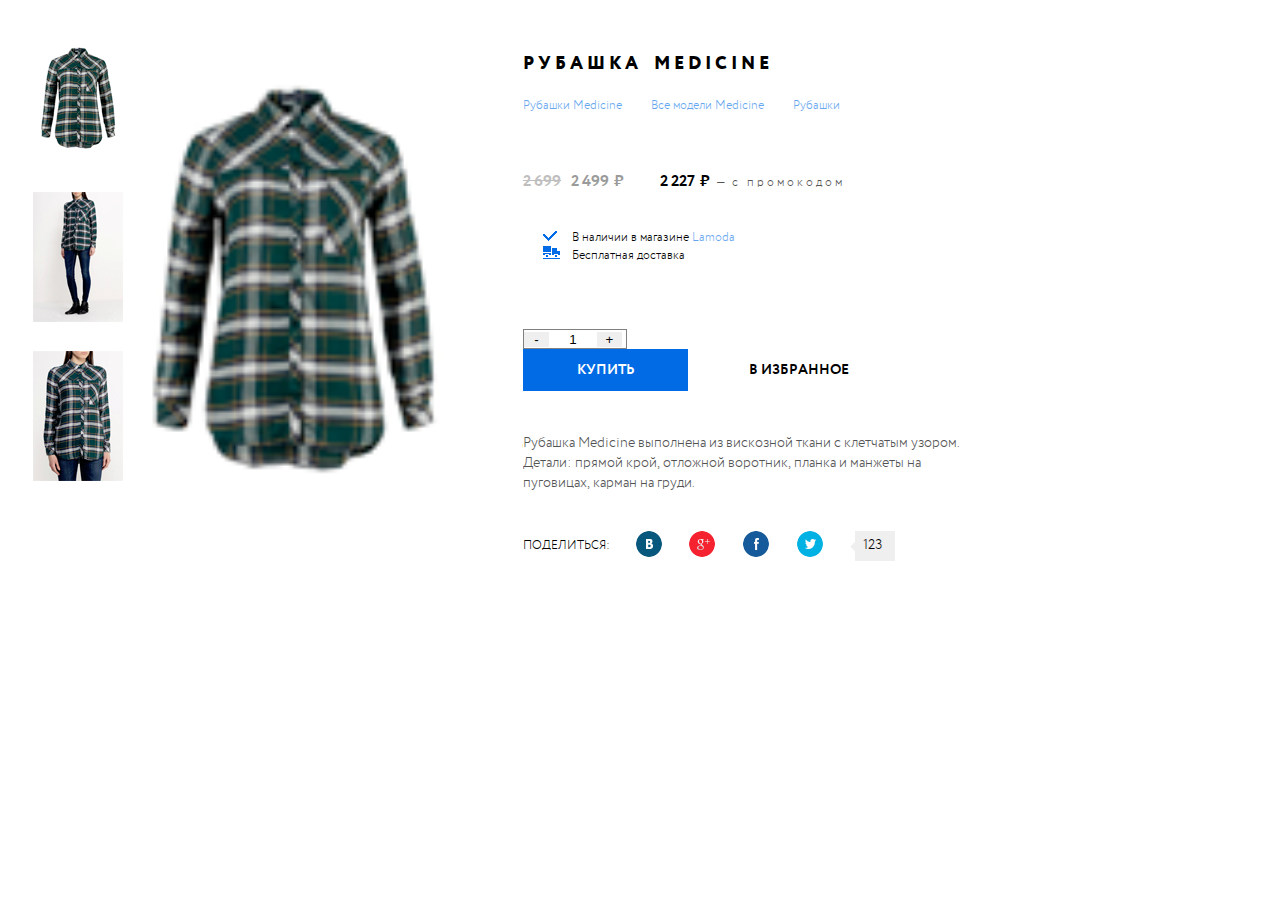
<file: Layout-2/index.html>
<!DOCTYPE html>
<html>
 <head>
  <title>
   Рубашка MEDICINE
  </title>
  <meta charset="utf-8">
  <link rel="stylesheet" type="text/css" href="index.css" />
  <script src="jquery.min.js" language="JavaScript">
  </script>
  <script src="notify.js" language="JavaScript">
  </script>
  <script src="index.js" language="JavaScript">
  </script>
 </head>
 <body>
  <main>
   <div class="main-container">
    <div class="photos">
     <div class="photo-container">
      <div class="photo-container__item">
       <img class="photo-container__image" src="img/rybashka-1.png" />
      </div>
      <div class="photo-container__item">
       <img class="photo-container__image" src="img/rybashka-2.png" />
      </div>
      <div class="photo-container__item">
       <img class="photo-container__image" src="img/rybashka-3.png" />
      </div>
     </div>
     <div class="photo-zoom">
      <img id="zoom-image" src="img/rybashka-1.png" />
     </div>
    </div>
    <div class="space">
    </div>
    <div class="infos">
     <div class="info-container">
      <p class="info-container__caption">Р у б а ш к а &nbsp;&nbsp; M e d i c i n e</p>
     </div>
     <div class="info-links">
      <a href="#" class="info-links__link">Рубашки Medicine</a>
      <a href="#" class="info-links__link">Все модели Medicine</a>
      <a href="#" class="info-links__link">Рубашки</a>
     </div>
     <div class="info-price">
      <div class="info-price__real"><del>2 699</del></div>
      <div class="info-price__discount">2 499</div>
      <div class="info-price__promocode">2 227</div>
      <div class="info-price__promocode-title">&nbsp; &#8212; &nbsp;с&nbsp;&nbsp; п р о м о к о д о м</div>
     </div>
     <div class="info-stock">
      <div class="info-stock__in-stock">В наличии в магазине <a href="#" class="info-stock__link">Lamoda</a></div>
      <div class="info-stock__deliver">Бесплатная доставка</div>
     </div>
     <form class="info-form" name="ctrl-btns">
      <div class="counter">
       <button type="button" name="dec" class="counter__button">-</button>
       <input type="text" name="counter" value="1" class="counter__input" readonly />
       <button type="button" name="inc" class="counter__button">+</button>
      </div>
      <button name="in_shop" type="button" class="info-form__button info-form__button_blue">Купить</button>
      <button name="in_fave" type="button" class="info-form__button">В избранное</button>
     </form>
     <div class="info-description">
     Рубашка Medicine выполнена из вискозной ткани с клетчатым узором.<br />
     Детали: прямой крой, отложной воротник, планка и манжеты на<br /> пуговицах, карман на груди.
     </div>
     <div class="info-repost">
      <div class="info-repost__title">
       Поделиться:
      </div>
      <div class="info-repost__picture">
       <a href="#" target="_blank"><img src="img/vk.png" /></a>
      </div>
      <div class="info-repost__picture">
       <a href="#" target="_blank"><img src="img/gplus.png" /></a>
      </div>
      <div class="info-repost__picture">
       <a href="#" target="_blank"><img src="img/fb.png" /></a>
      </div>
      <div class="info-repost__picture">
       <a href="#" target="_blank"><img src="img/tw.png" /></a>
      </div>
      <div class="info-repost__count">
       <center>123</center>
      </div>
     </div>
    </div>
   </div>
  </main>
 </body>
</html>
</file>
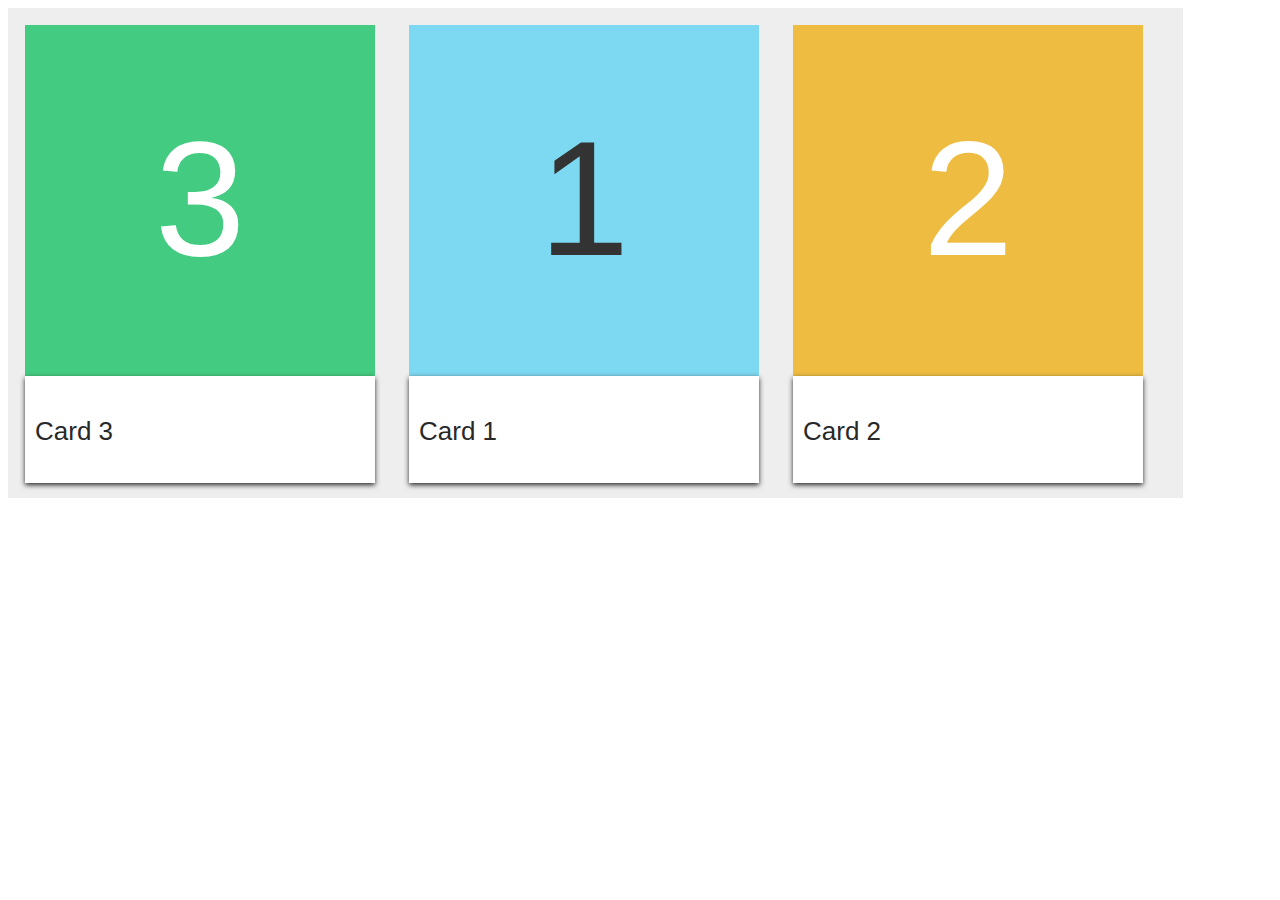
<file: Layout-1/cards.html>
<html>
 <head>
  <title>Карточки</title>
  <style>
   .container
   {
       background-color: #eeeeee;
       width: 1175px;
       height: 490px;
       display: flex;
   }

   .card
   {
       margin: 17px;
       width: 350;
       height: 457;
       font-size: 163px;
       text-align: center;
       font-family: sans-serif;
   }

   .title
   {
       margin-top: 80px;
   }

   .card-caption
   {
       font-size: 26px;
       color: #292929;
       background-color: #ffffff;
       margin: 0px;
       margin-top: -80px;
       height: 107px;
       text-align: left;
       box-shadow: 0 2px 5px;
       position: relative;
       display: flex;
   }

   .card-caption img
   {
       position: absolute;
       left: 270px;
       top: -30px;
       display: none;
   }

   .card:hover .card-caption img
   {
       display: block;
   }

   .card-caption p
   {
       margin: 10px;
       margin-top: 40px;
   }

   #card1
   {
       color: #333333;
       background-color: #7dd8f1;
   }

   #card2
   {
       color: #ffffff;
       background-color: #eebc40;
   }

   #card3
   {
       color: #ffffff;
       background-color: #43cc81;
   }
  </style>
 </head>
 <body>
  <div class="container">
   <div id="card3" class="card"><p class="title">3</p><div class="card-caption">
     <img src="strelka.png" />
     <p>Card 3</p>
    </div>
   </div>
   <div id="card1" class="card"><p class="title">1</p><div class="card-caption">
     <img src="strelka.png" />
     <p>Card 1</p>
    </div>
   </div>
   <div id="card2" class="card"><p class="title">2</p><div class="card-caption">
     <img src="strelka.png" />
     <p>Card 2</p>
    </div>
   </div>
  </div>
 </body>
</html>
</file>
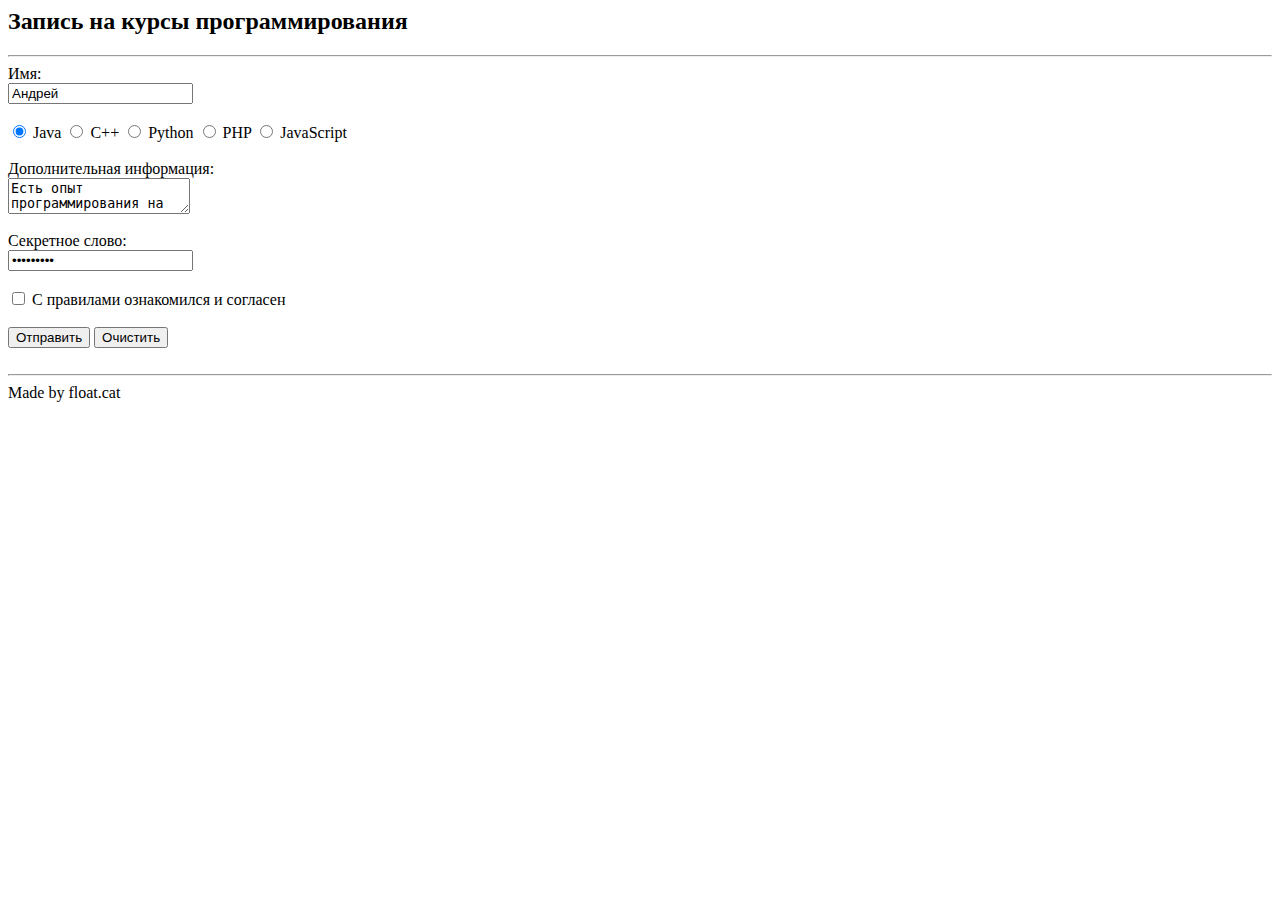
<file: Layout-1/form.html>
<html>
 <head>
  <title>Запись на курсы программирования</title>
 </head>
 <body>
  <form name="register">
   <h2>Запись на курсы программирования</h2>
   <hr />
   Имя:<br />
   <input required name="name" placeholder="Андрей" value="Андрей"></input>
   <br /><br />
   <input required type="radio" name="language" value="Java" checked></input>
   Java
   <input required type="radio" name="language" value="C++"></input>
   C++
   <input required type="radio" name="language" value="Python"></input>
   Python
   <input required type="radio" name="language" value="PHP"></input>
   PHP
   <input required type="radio" name="language" value="JavaScript"></input>
   JavaScript
   <br /><br />
   Дополнительная информация:<br />
   <textarea required name="info" placeholder="Есть опыт программирования на Java">Есть опыт программирования на Java</textarea>
   <br /><br />
   Секретное слово:<br />
   <input required type="password" name="password" placeholder="*********" value="d8dh38r4y"></input>
   <br /><br />
   <input required type="checkbox" name="agree"></input> С правилами ознакомился и согласен
   <br /><br />
   <input required type="submit" value="Отправить"></input>
   <input required type="reset" value="Очистить"></input>
   <br /><br />
   <hr />
   Made by float.cat
  </form>
 </body>
</html>
</file>
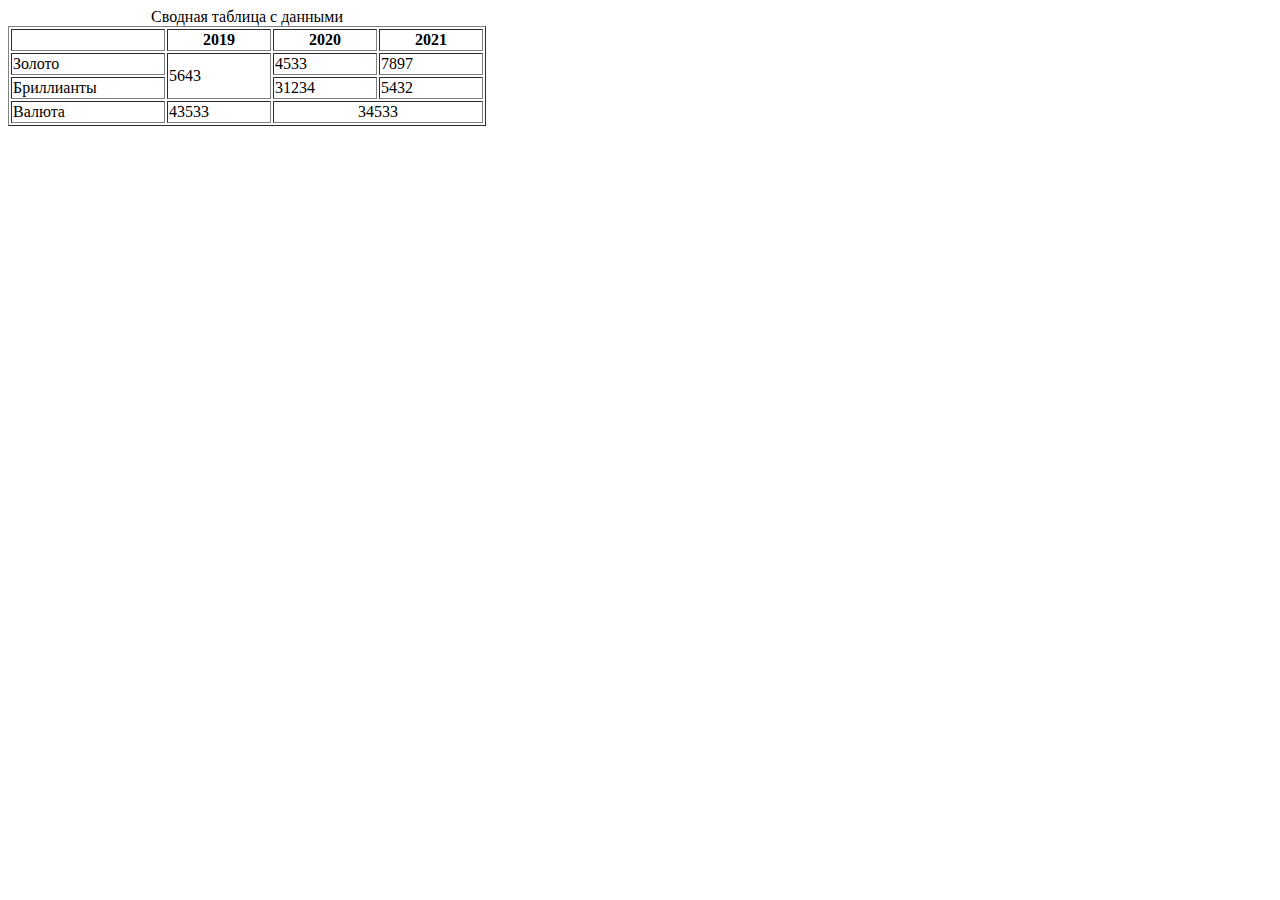
<file: Layout-1/table.html>
<html>
 <head>
  <title>Итого</title>
 </head>
 <body>
  <table border="1">
   <caption>
    Сводная таблица с данными
   </caption>
   <thead>
    <tr>
     <td width="150px">
     </td>
     <td width="100px">
      <center><b>2019</b></center>
     </td>
     <td width="100px">
       <center><b>2020</b></center>
     </td>
     <td width="100px">
      <center><b>2021</b></center>
     </td>
    </tr>
   </thead>
   <tbody>
    <tr>
     <td>
      Золото
     </td>
     <td rowspan="2">
      5643
     </td>
     <td>
      4533
     </td>
     <td>
      7897
     </td>
    </tr>
    <tr>
     <td>
      Бриллианты
     </td>
     <td>
      31234
     </td>
     <td>
      5432
     </td>
    </tr>
    <tr>
     <td>
      Валюта
     </td>
     <td>
      43533
     </td>
     <td colspan="2">
      <center>34533</center>
     </td>
    </tr>
   </tbody>
  </table>
 </body>
</html>
</file>
<file: Layout-2/index.css>
@font-face {
  font-family: "Circe";
  font-style: normal;
  font-weight: 300;
  font-display: swap;
  src: local("Circe"),
       local("Circe-Regular"),
       url(fonts/circe_300.woff2) 
       format("woff2");
}

@font-face {
  font-family: "Circe";
  font-style: normal;
  font-weight: 600;
  font-display: swap;
  src: local("Circe"),
       local("Circe-Regular"),
       url(fonts/circe_600.woff2) 
       format("woff2");
}

@font-face {
  font-family: "Circe";
  font-style: normal;
  font-weight: 700;
  font-display: swap;
  src: local("Circe"),
       local("Circe-Regular"),
       url(fonts/circe_700.woff2) 
       format("woff2");
}

}body
{
    margin: 0px;
    padding: 0px;
}

a
{
    text-decoration: none;
}

button,
button:active, button:focus {
    outline: none !important;
    border: 0px;
}

button::-moz-focus-inner {
    border: 0 !important;
}

.notify_info
{
	position: fixed;
	background: black;
	opacity: .7;
	padding-top: 5px;
	padding-bottom: 5px;
	padding-left: 15px;
	padding-right: 15px;
	width: 500px;
	max-width: 80%;
	border-radius: 5.5px;
	color: white;
	text-align: center;
	top: 50%;
	left: 50%;
	-webkit-transform: translate(-50%, -50%);
	transform: translate(-50%, -50%);
	width: 30em;
	z-index: 3001;
}

.main-container
{
    width: 1000px;
    height: 587px;
    padding: 25px;
    display: flex;
}

.photos
{
    display: flex;
}

.photo-container__item
{
    margin-bottom: 25px;
}

.photo-zoom img
{
    width: 340px;
    height: 492px;
}

.space
{
    width: 60px;
}

.info-container__caption
{
    text-transform: uppercase;
    font-size: 18px;
    font-weight: 700;
    font-family: "Circe", "Arial", sans-serif;
}

.info-links
{
    margin-bottom: 56px;
}

.info-stock__link,
.info-links__link
{
    font-size: 12px;
    font-weight: 300;
    font-family: "Circe", "Arial", sans-serif;
    margin-right: 25px;
    color: #66a6ef;
}

.info-price
{
    display: flex;
}

.info-price__real, .info-price__discount,
.info-price__promocode, .info-price__text
{
    font-size: 16px;
    font-weight: 600;
    font-family: "Circe", "Arial", sans-serif;
}

.info-price__real
{
    color: #bfbebe;
    margin-right: 10px;
}

.info-price__discount
{
    color: #9a9b9a;
}

.info-price__discount:after
{
    content: "\20BD";
    margin-left: 5px;
}

.info-price__promocode
{
    margin-left: 36px;
    color: #000000;
}

.info-price__promocode:after
{
    content: "\20BD";
    margin-left: 5px;
}

.info-price__promocode-title
{
    margin-top: 4px;
    font-size: 12px;
    font-family: "Circe", "Arial", sans-serif;
    color: #535353;
}

.info-stock
{
    margin-top: 36px;
}

.info-stock__deliver,
.info-stock__in-stock
{
    font-size: 12px;
    font-weight: 300;
    font-family: "Circe", "Arial", sans-serif;
    margin-left: 20px;
}

.info-stock__in-stock:before
{
    content: url("img/check-blue.png");
    margin-right: 15px;
}

.info-stock__deliver:before
{
    content: url("img/car.png");
    margin-right: 12px;
}

.counter
{
    border: 1px solid grey;
    width: 102px;
    padding: 0px;
}

.counter__button
{
    margin: 0px;
    padding: 0px;
    min-width: 25px;
}

.counter__button:disabled
{
    color: grey;
}

.counter__input
{
    text-align: center;
    outline: none;
    border: 0px;
    margin: 0px;
    padding: 0px;
    width: 40px;
}

.info-form
{
    margin-top: 65px;
}

.info-form__button
{
    min-width: 165px;
    line-height: 40px;
    text-transform: uppercase;
    margin-right: 24px;
    font-size: 14px;
    font-weight: 600;
    font-family: "Circe", "Arial", sans-serif;
    background-color: #ffffff;
}

.info-form__button_blue
{
    color: #ffffff;
    background-color: #006be5;
}

.info-description
{
    font-size: 14px;
    font-weight: 300;
    font-family: "Circe", "Arial", sans-serif;
    color: #525252;
    margin-top: 42px;
}

.info-repost
{
    margin-top: 36px;
    line-height: 25px;
    font-weight: 300;
    font-family: "Circe", "Arial", sans-serif;
    display: flex;
}

.info-repost__title
{
    margin-top: 4px;
    font-size: 12px;
    text-transform: uppercase;
    line-height: 26px;
}

.info-repost__picture
{
    height: 25px;
    margin-left: 25px;
}

.info-repost__count
{
    width: 47px;
    height: 33px;
    padding: 0px;
    margin-left: 25px;
    line-height: 33px;
    font-size: 14px;
    font-weight: 300;
    font-family: "Circe", "Arial", sans-serif;
    background-image: url("img/repost_count.png");
}
</file>
